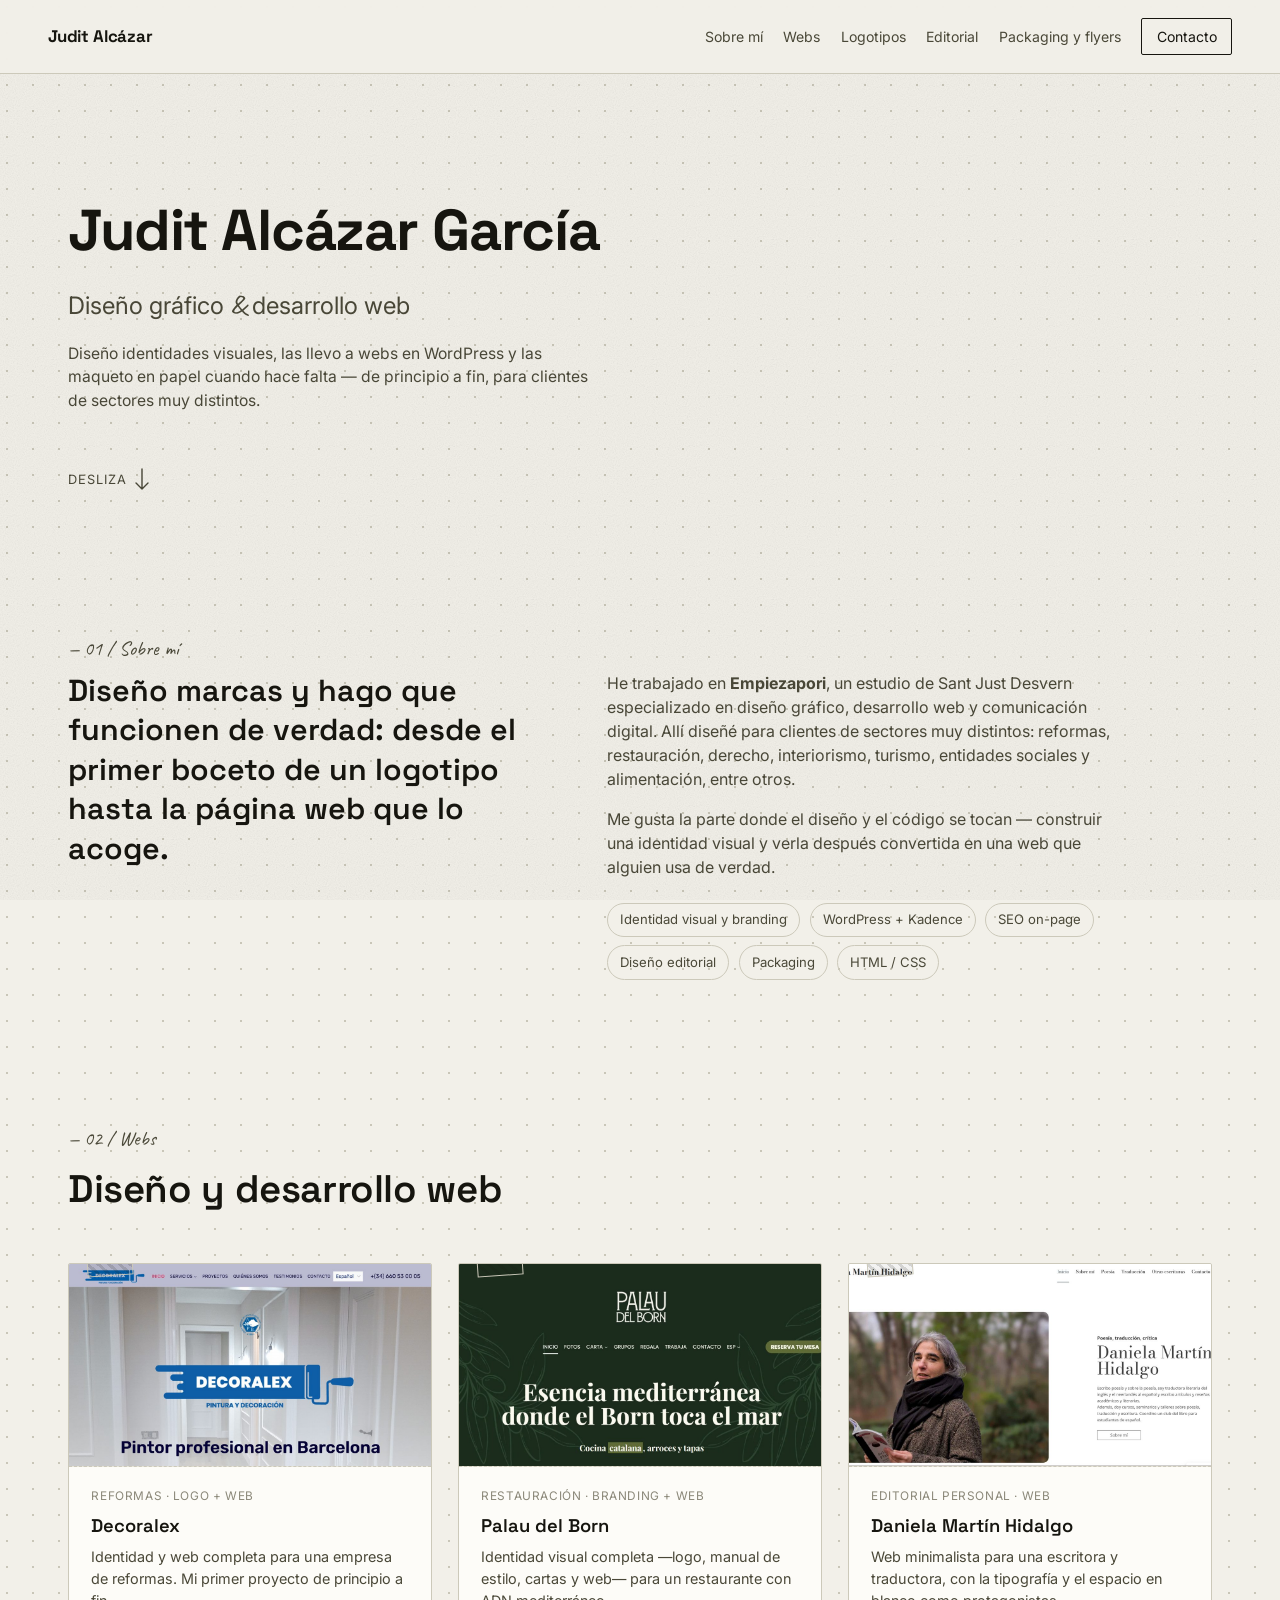
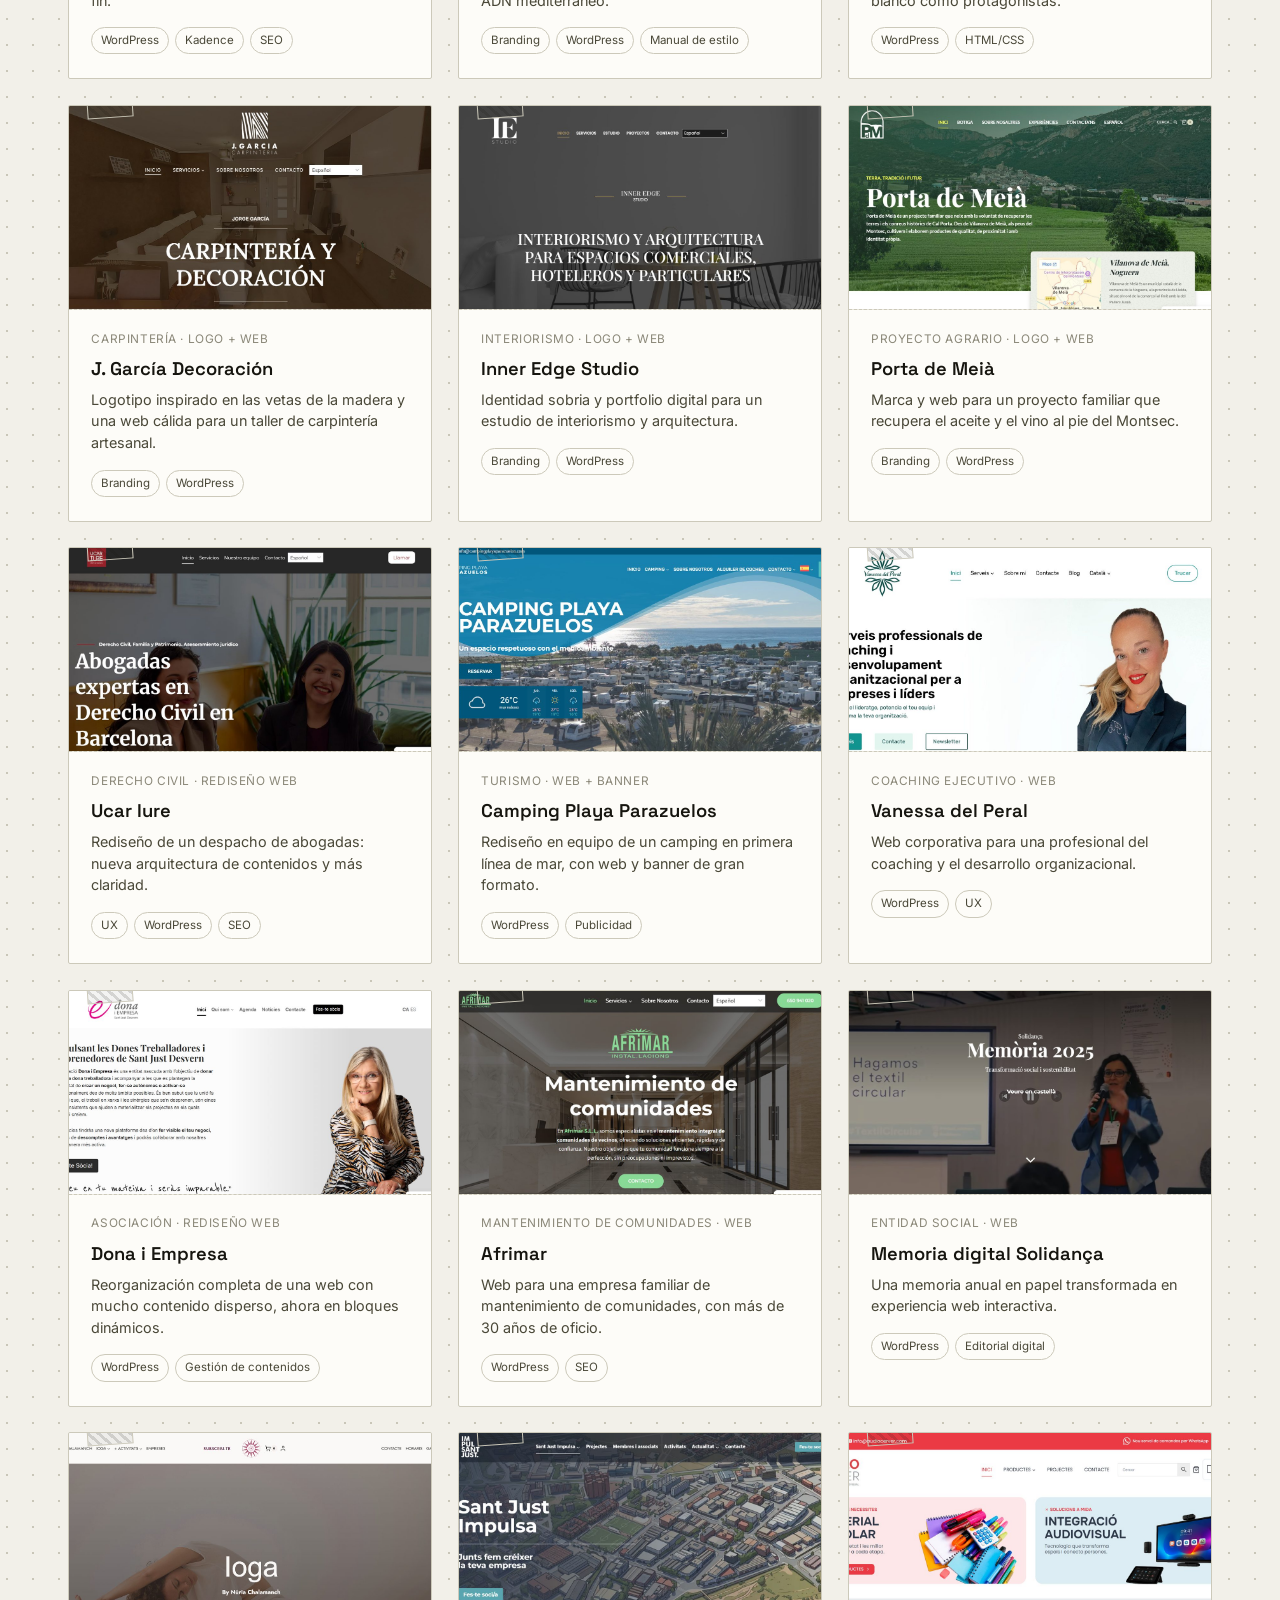
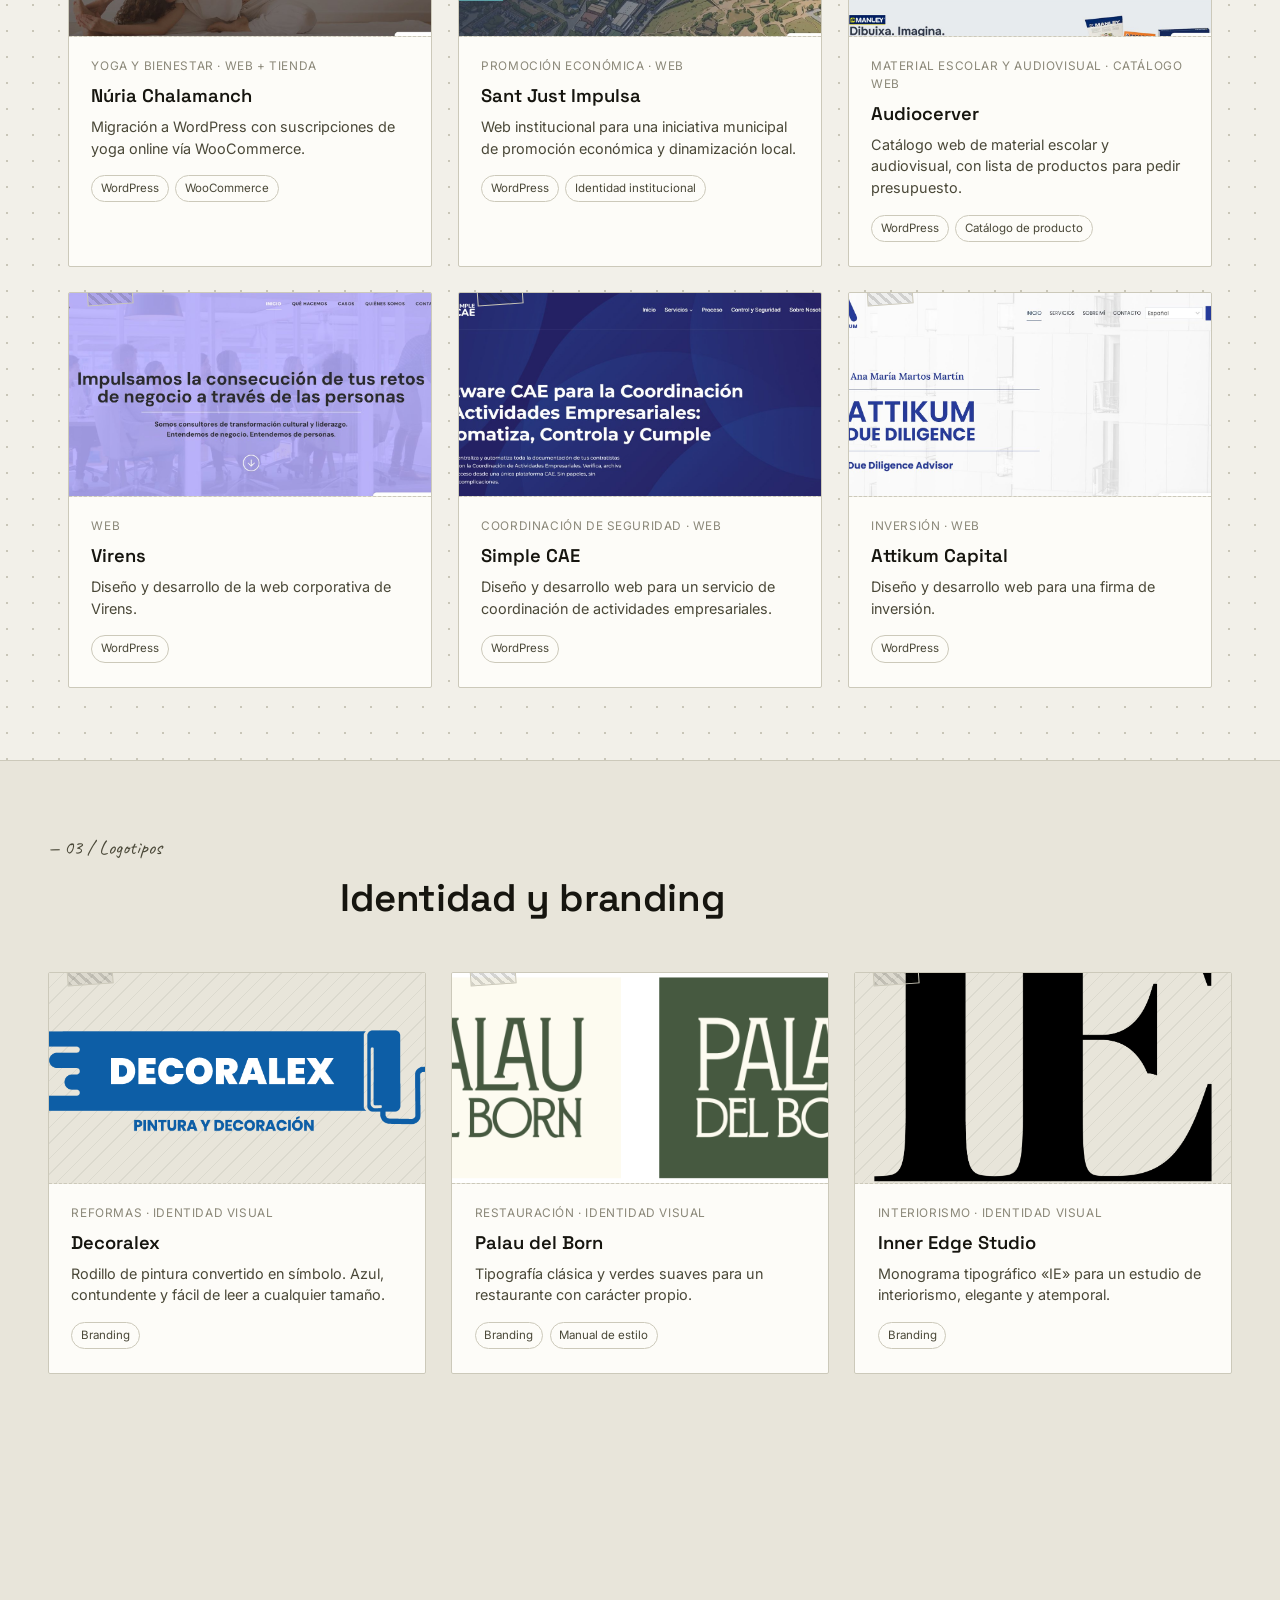
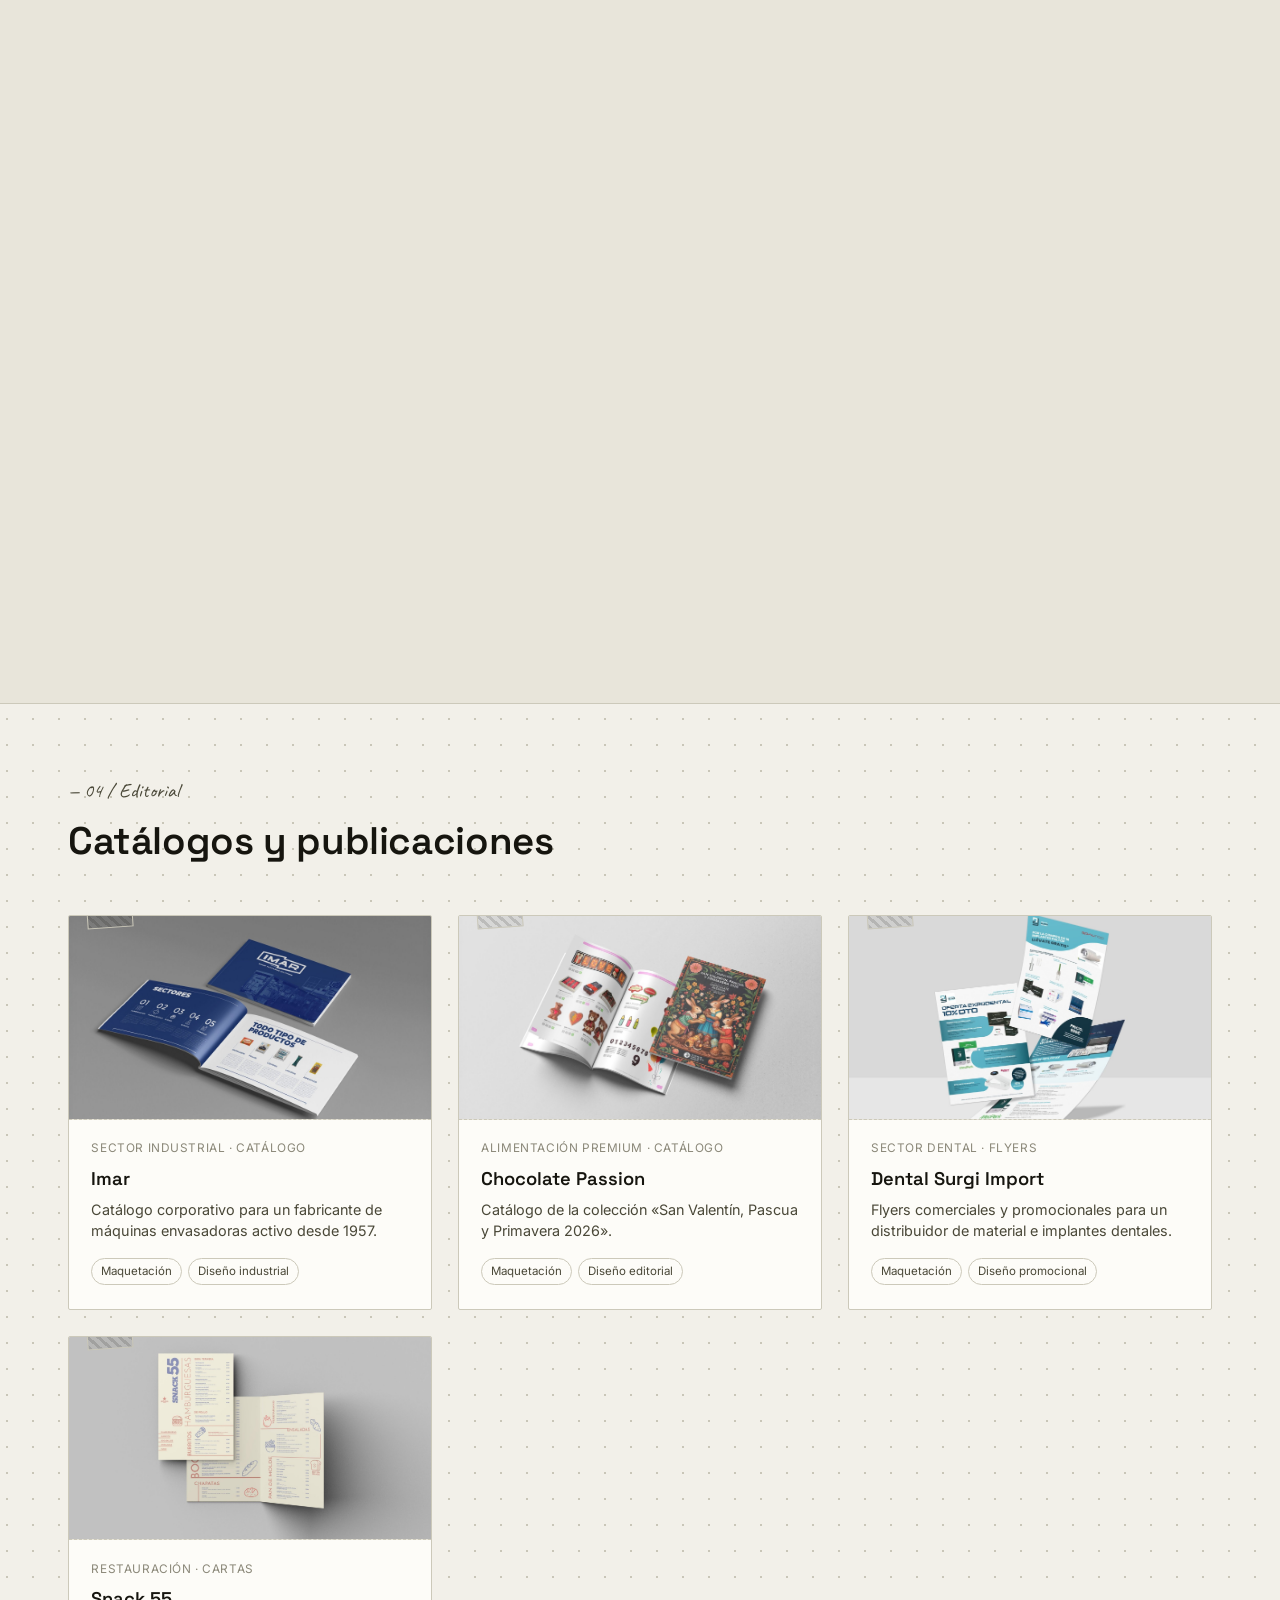
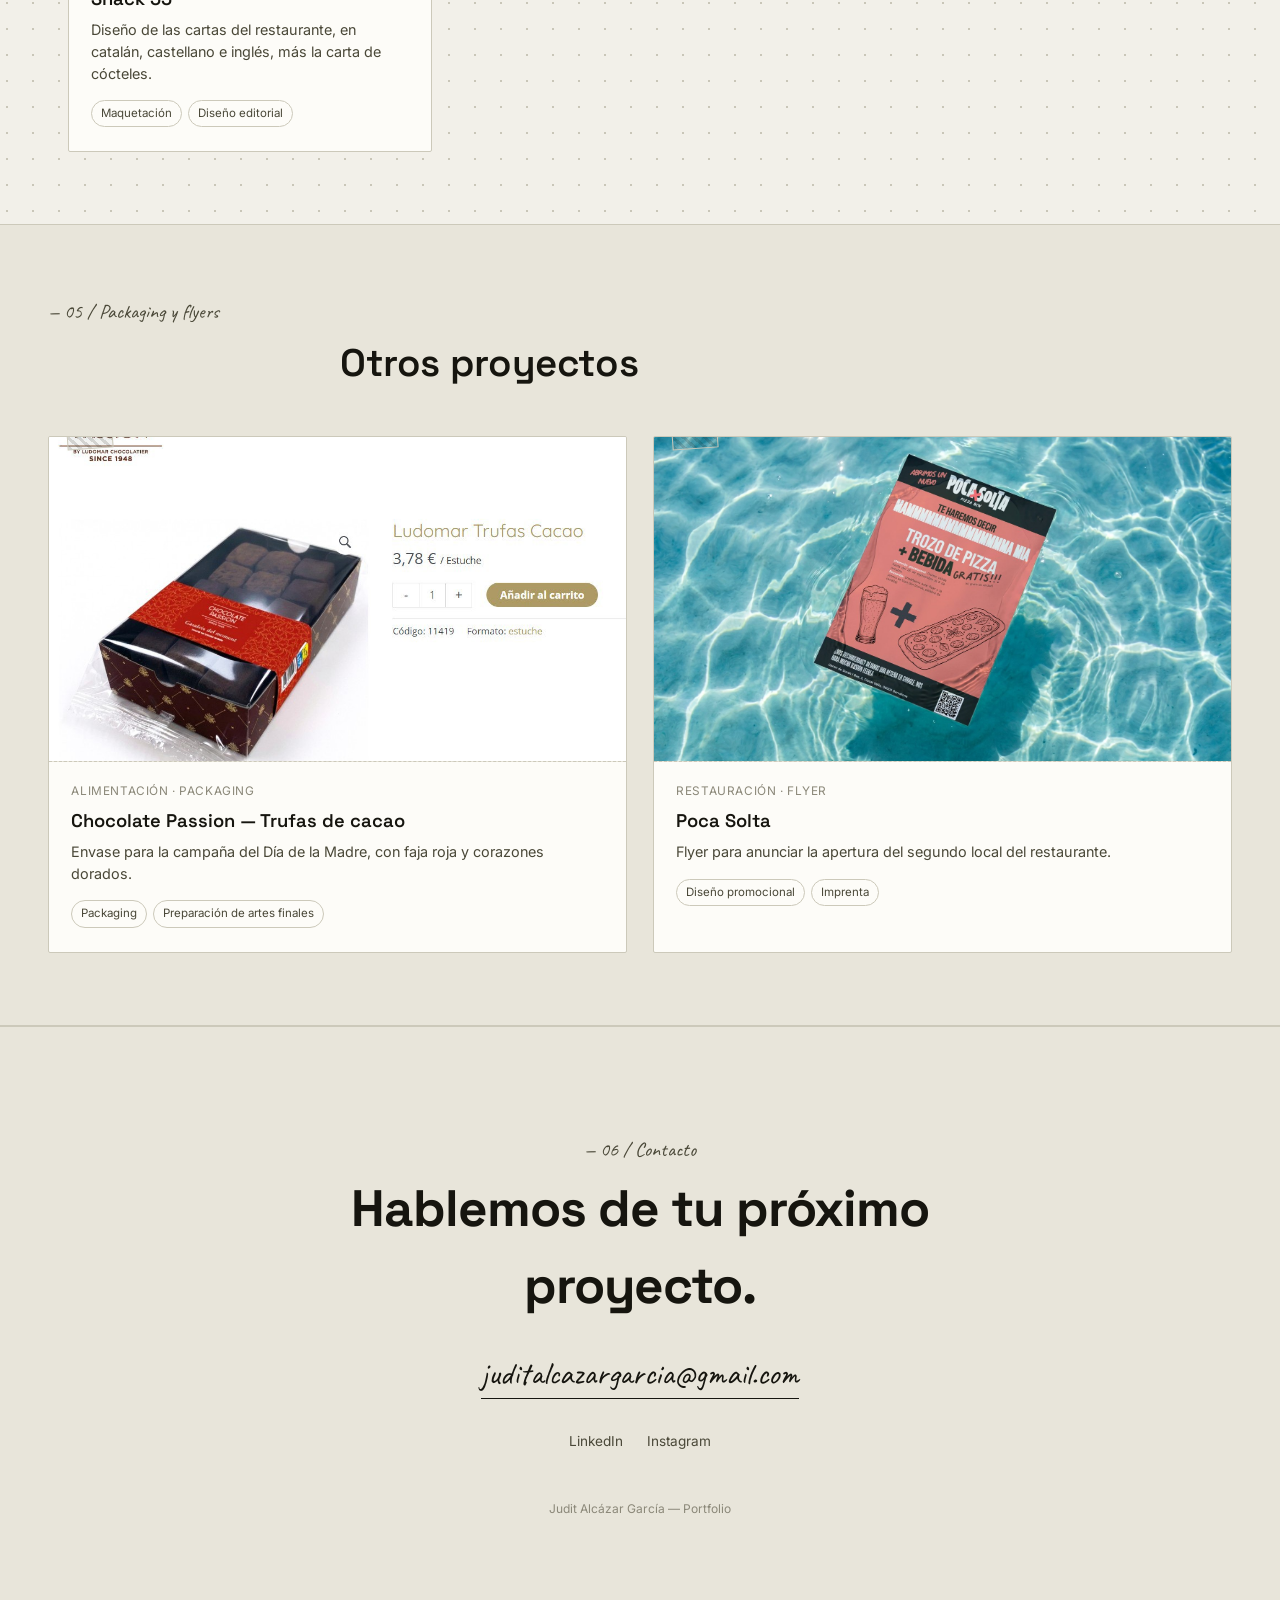
<file: index.html>
<!DOCTYPE html>
<html lang="es">
<head>
<meta charset="UTF-8">
<meta name="viewport" content="width=device-width, initial-scale=1.0">
<title>Judit Alcázar García — Portfolio</title>
<meta name="description" content="Portfolio de diseño gráfico y desarrollo web de Judit Alcázar García.">

<!-- ============================================
     TIPOGRAFÍAS (Google Fonts)
     - Space Grotesk  -> titulares
     - Inter          -> texto de cuerpo
     - Caveat         -> anotaciones "a mano" (etiquetas, números)
     ============================================ -->
<link rel="preconnect" href="https://fonts.googleapis.com">
<link rel="preconnect" href="https://fonts.gstatic.com" crossorigin>
<link href="https://fonts.googleapis.com/css2?family=Space+Grotesk:wght@500;600;700&family=Inter:wght@400;500;600&family=Caveat:wght@500;600&display=swap" rel="stylesheet">

<link rel="stylesheet" href="css/style.css">
</head>
<body>

<!-- Lienzo del trazo que sigue el cursor (lo dibuja el JS) -->
<canvas id="ink-canvas"></canvas>

<!-- ============================================
     NAVEGACIÓN
     ============================================ -->
<header class="nav">
  <a href="#top" class="nav__brand">Judit Alcázar</a>
  <button class="nav__toggle" type="button" aria-label="Abrir menú" aria-expanded="false" aria-controls="nav-links">
    <span></span><span></span><span></span>
  </button>
  <nav class="nav__links" id="nav-links">
    <a href="#sobre-mi">Sobre mí</a>
    <a href="#webs">Webs</a>
    <a href="#logotips">Logotipos</a>
    <a href="#editorial">Editorial</a>
    <a href="#altres">Packaging y flyers</a>
    <a href="#contacte" class="nav__cta">Contacto</a>
  </nav>
</header>

<main id="top">

  <!-- ============================================
       HERO
       El texto de abajo ("hero__desc") es el que
       habla de tu formación. Edítalo aquí.
       ============================================ -->
  <section class="hero">
    <h1 class="hero__title">
      Judit Alcázar García
    </h1>
    <p class="hero__role">Diseño gráfico <span class="hero__amp">&amp;</span> desarrollo web</p>
    <p class="hero__desc">
      Diseño identidades visuales, las llevo a webs en WordPress y
      las maqueto en papel cuando hace falta — de principio a fin,
      para clientes de sectores muy distintos.
    </p>
    <a href="#sobre-mi" class="hero__scroll">
      <span>desliza</span>
      <svg width="14" height="22" viewBox="0 0 14 22" fill="none" xmlns="http://www.w3.org/2000/svg">
        <path d="M7 1V21M7 21L1 15M7 21L13 15" stroke="currentColor" stroke-width="1.4" stroke-linecap="round" stroke-linejoin="round"/>
      </svg>
    </a>
  </section>

  <!-- ============================================
       SOBRE MÍ
       ============================================ -->
  <section id="sobre-mi" class="about">
    <p class="section-tag">— 01 / Sobre mí</p>
    <div class="about__grid">
      <p class="about__lead">
        Diseño marcas y hago que funcionen de verdad: desde el
        primer boceto de un logotipo hasta la página web que lo
        acoge.
      </p>
      <div class="about__body">
        <p>
          He trabajado en <strong>Empiezapori</strong>, un estudio de
          Sant Just Desvern especializado en diseño gráfico,
          desarrollo web y comunicación digital. Allí diseñé para
          clientes de sectores muy distintos: reformas,
          restauración, derecho, interiorismo, turismo, entidades
          sociales y alimentación, entre otros.
        </p>
        <p>
          Me gusta la parte donde el diseño y el código se tocan —
          construir una identidad visual y verla después convertida
          en una web que alguien usa de verdad.
        </p>
        <ul class="about__skills">
          <li>Identidad visual y branding</li>
          <li>WordPress + Kadence</li>
          <li>SEO on-page</li>
          <li>Diseño editorial</li>
          <li>Packaging</li>
          <li>HTML / CSS</li>
        </ul>
      </div>
    </div>
  </section>

  <!-- ============================================
       WEBS
       Las tarjetas se generan solas a partir de
       js/projects.js (busca category: "webs").
       ============================================ -->
  <section id="webs" class="work">
    <p class="section-tag">— 02 / Webs</p>
    <h2 class="section-title">Diseño y desarrollo web</h2>
    <div class="grid" id="grid-webs"></div>
  </section>

  <!-- ============================================
       LOGOTIPOS
       ============================================ -->
  <section id="logotips" class="work work--dark">
    <p class="section-tag">— 03 / Logotipos</p>
    <h2 class="section-title">Identidad y branding</h2>
    <div class="grid grid--logos" id="grid-logos"></div>
  </section>

  <!-- ============================================
       EDITORIAL
       ============================================ -->
  <section id="editorial" class="work">
    <p class="section-tag">— 04 / Editorial</p>
    <h2 class="section-title">Catálogos y publicaciones</h2>
    <div class="grid" id="grid-editorial"></div>
  </section>

  <!-- ============================================
       PACKAGING Y FLYERS
       ============================================ -->
  <section id="altres" class="work work--dark">
    <p class="section-tag">— 05 / Packaging y flyers</p>
    <h2 class="section-title">Otros proyectos</h2>
    <div class="grid grid--wide" id="grid-altres"></div>
  </section>

  <!-- ============================================
       CONTACTO
       ============================================ -->
  <footer id="contacte" class="contact">
    <p class="section-tag">— 06 / Contacto</p>
    <h2 class="contact__title">Hablemos de tu próximo proyecto.</h2>
    <a href="mailto:juditalcazargarcia@gmail.com" class="contact__email">juditalcazargarcia@gmail.com</a>
    <div class="contact__links">
      <a href="https://www.linkedin.com/in/ailurus21" target="_blank" rel="noopener">LinkedIn</a>
      <a href="https://www.instagram.com/judit.alcazar.design" target="_blank" rel="noopener">Instagram</a>
    </div>
    <p class="contact__foot">Judit Alcázar García — Portfolio</p>
  </footer>

</main>

<!-- El orden importa: primero los datos, luego quien los pinta -->
<script src="js/projects.js"></script>
<script src="js/render-index.js"></script>
<script src="js/main.js"></script>
</body>
</html>
</file>
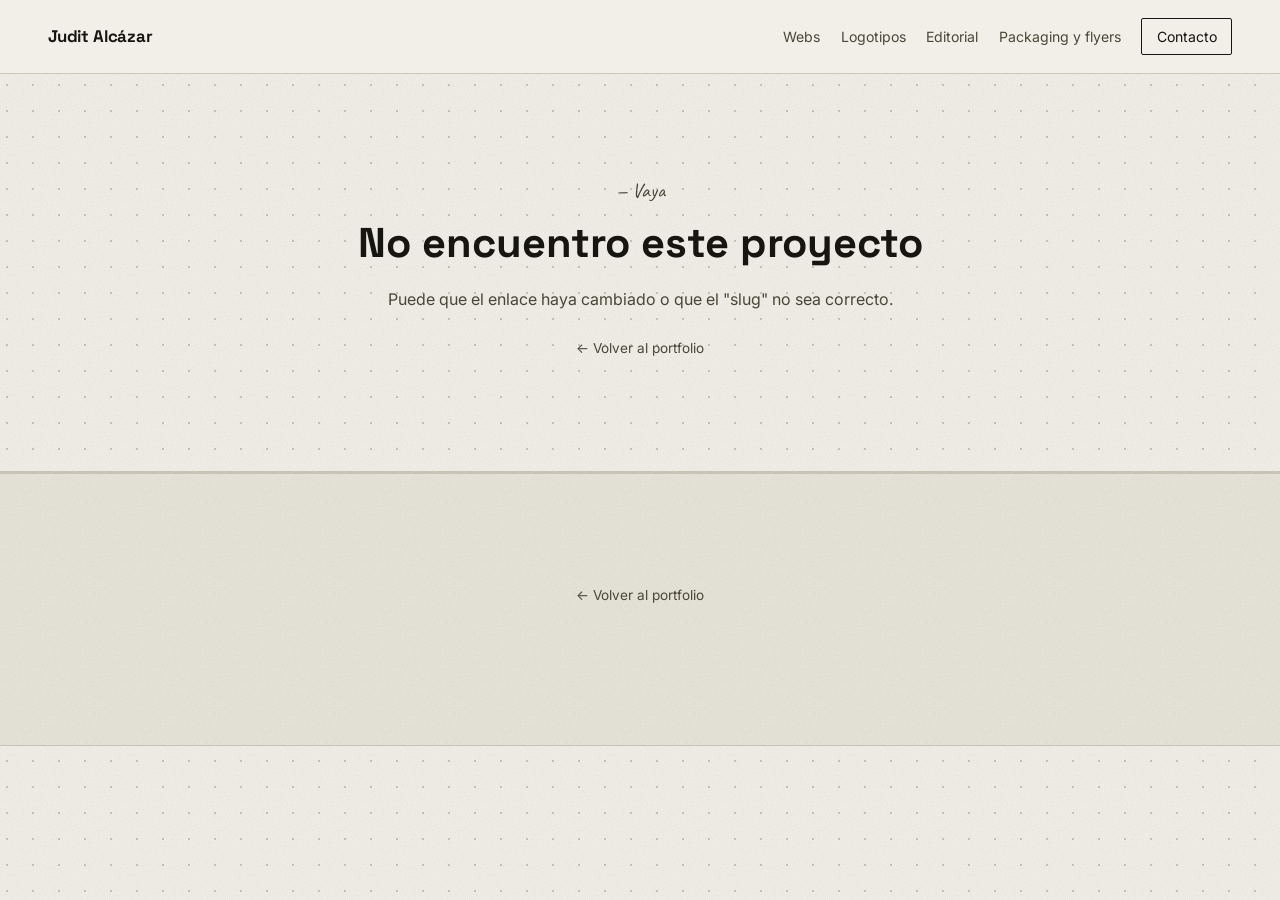
<file: project.html>
<!DOCTYPE html>
<html lang="es">
<head>
<meta charset="UTF-8">
<meta name="viewport" content="width=device-width, initial-scale=1.0">
<title>Proyecto — Judit Alcázar García</title>
<meta name="description" content="Portfolio de diseño gráfico y desarrollo web de Judit Alcázar García.">

<link rel="preconnect" href="https://fonts.googleapis.com">
<link rel="preconnect" href="https://fonts.gstatic.com" crossorigin>
<link href="https://fonts.googleapis.com/css2?family=Space+Grotesk:wght@500;600;700&family=Inter:wght@400;500;600&family=Caveat:wght@500;600&display=swap" rel="stylesheet">

<link rel="stylesheet" href="css/style.css">
</head>
<body>

<canvas id="ink-canvas"></canvas>

<header class="nav">
  <a href="index.html" class="nav__brand">Judit Alcázar</a>
  <button class="nav__toggle" type="button" aria-label="Abrir menú" aria-expanded="false" aria-controls="nav-links">
    <span></span><span></span><span></span>
  </button>
  <nav class="nav__links" id="nav-links">
    <a href="index.html#webs">Webs</a>
    <a href="index.html#logotips">Logotipos</a>
    <a href="index.html#editorial">Editorial</a>
    <a href="index.html#altres">Packaging y flyers</a>
    <a href="index.html#contacte" class="nav__cta">Contacto</a>
  </nav>
</header>

<main>
  <!-- ============================================
       Todo lo que hay aquí dentro lo rellena
       js/project-page.js a partir del "slug" que
       llega por la URL (project.html?slug=xxx)
       ============================================ -->
  <section class="project" id="project-root"></section>

  <!-- proyecto anterior / siguiente -->
  <nav class="project-nav" id="project-nav"></nav>

  <footer class="contact contact--small">
    <a href="index.html" class="back-link">← Volver al portfolio</a>
  </footer>
</main>

<script src="js/projects.js"></script>
<script src="js/project-page.js"></script>
<script src="js/gallery-zoom.js"></script>
<script src="js/main.js"></script>
</body>
</html>
</file>
<file: css/style.css>
/* ==================================================================
   JUDIT ALCÁZAR — PORTFOLIO
   Fulla d'estils. Tot organitzat per blocs i comentat perquè sigui
   fàcil de trobar què tocar des de VS Code (Ctrl/Cmd+F els títols
   en MAJÚSCULES per saltar de secció).
   ================================================================== */

/* ------------------------------------------------------------------
   1. TOKENS — canvia aquí colors, tipografies i mides base
   ------------------------------------------------------------------ */
:root{
  /* -- paleta (blanc i negre, amb un punt de "paper") -- */
  --paper:        #f2f0e9;   /* fons general, color de full */
  --paper-dark:   #e8e5da;   /* fons de les seccions "dark" (alternades) */
  --ink:          #16150f;   /* negre principal (text, línies) */
  --ink-soft:     #4a4838;   /* gris fosc per text secundari */
  --ink-faint:    #8b8879;   /* gris per metadades / etiquetes */
  --dot:          #c9c6b8;   /* color dels punts de la quadrícula */
  --line:         #ccc9ba;   /* línies fines / vores */
  --white:        #fdfcf8;

  /* -- tipografia -- */
  --font-display: 'Space Grotesk', 'Helvetica Neue', sans-serif;
  --font-body:    'Inter', 'Helvetica Neue', sans-serif;
  --font-hand:    'Caveat', cursive;

  /* -- mides -- */
  --gap: clamp(1.25rem, 2vw, 2.5rem);
  --radius: 2px;
  --max-w: 1240px;
}

/* ------------------------------------------------------------------
   2. RESET BÀSIC
   ------------------------------------------------------------------ */
*, *::before, *::after{ box-sizing: border-box; }
html{ scroll-behavior: smooth; }
body{
  margin: 0;
  background: var(--paper);
  color: var(--ink);
  font-family: var(--font-body);
  font-size: 16px;
  line-height: 1.5;
  -webkit-font-smoothing: antialiased;
}
img{ max-width: 100%; display: block; }
a{ color: inherit; text-decoration: none; }
ul{ list-style: none; margin: 0; padding: 0; }
h1, h2, h3, p{ margin: 0; }

/* ------------------------------------------------------------------
   3. TEXTURA DE PAPER — quadrícula de punts + gra subtil
   Canvia --dot o background-size per fer els punts més separats.
   ------------------------------------------------------------------ */
body{
  background-image: radial-gradient(circle, var(--dot) 1px, transparent 1.2px);
  background-size: 26px 26px;
  background-position: -6px -6px;
}
body::before{
  /* gra de paper (soroll subtil) */
  content: "";
  position: fixed;
  inset: 0;
  pointer-events: none;
  z-index: 1;
  opacity: .5;
  mix-blend-mode: multiply;
  background-image: url("data:image/svg+xml,%3Csvg xmlns='http://www.w3.org/2000/svg' width='120' height='120'%3E%3Cfilter id='n'%3E%3CfeTurbulence type='fractalNoise' baseFrequency='0.9' numOctaves='2' stitchTiles='stitch'/%3E%3CfeColorMatrix type='saturate' values='0'/%3E%3C/filter%3E%3Crect width='100%25' height='100%25' filter='url(%23n)' opacity='0.35'/%3E%3C/svg%3E");
}

/* llenç del traç del cursor (dibuixat per js/main.js) */
#ink-canvas{
  position: fixed;
  inset: 0;
  width: 100%;
  height: 100%;
  pointer-events: none;
  z-index: 60;
}

/* ------------------------------------------------------------------
   4. NAVEGACIÓ
   ------------------------------------------------------------------ */
.nav{
  position: sticky;
  top: 0;
  z-index: 40;
  display: flex;
  align-items: center;
  justify-content: space-between;
  padding: 1.1rem clamp(1.25rem, 4vw, 3rem);
  background: color-mix(in srgb, var(--paper) 88%, transparent);
  backdrop-filter: blur(6px);
  border-bottom: 1px solid var(--line);
}
.nav__brand{
  font-family: var(--font-display);
  font-weight: 700;
  font-size: 1.05rem;
  letter-spacing: -0.01em;
}
.nav__links{
  display: flex;
  align-items: center;
  gap: clamp(.9rem, 1.6vw, 1.7rem);
  font-size: .88rem;
  color: var(--ink-soft);
}
.nav__links a{ position: relative; padding: .2rem 0; }
.nav__links a:hover{ color: var(--ink); }
.nav__links a::after{
  content: "";
  position: absolute;
  left: 0; right: 100%;
  bottom: -2px;
  height: 1px;
  background: var(--ink);
  transition: right .25s ease;
}
.nav__links a:hover::after{ right: 0; }
.nav__cta{
  border: 1px solid var(--ink);
  padding: .45rem .9rem !important;
  border-radius: var(--radius);
  color: var(--ink) !important;
}
.nav__cta::after{ display: none; }

/* -- botón hamburguesa: oculto en escritorio -- */
.nav__toggle{
  display: none;
  flex-direction: column;
  justify-content: center;
  align-items: center;
  gap: 5px;
  width: 38px;
  height: 38px;
  border: 1px solid var(--line);
  border-radius: var(--radius);
  background: transparent;
  cursor: pointer;
  flex-shrink: 0;
}
.nav__toggle span{
  display: block;
  width: 18px;
  height: 1.5px;
  background: var(--ink);
  transition: transform .25s ease, opacity .25s ease;
}
/* icono se convierte en "X" cuando el menú está abierto */
.nav__toggle[aria-expanded="true"] span:nth-child(1){ transform: translateY(6.5px) rotate(45deg); }
.nav__toggle[aria-expanded="true"] span:nth-child(2){ opacity: 0; }
.nav__toggle[aria-expanded="true"] span:nth-child(3){ transform: translateY(-6.5px) rotate(-45deg); }

@media (max-width: 720px){
  .nav__toggle{ display: flex; }

  /* el menú se convierte en panel desplegable, oculto por defecto */
  .nav__links{
    position: absolute;
    top: 100%;
    left: 0;
    right: 0;
    flex-direction: column;
    align-items: flex-start;
    gap: 0;
    padding: .5rem clamp(1.25rem, 4vw, 3rem) 1.2rem;
    background: var(--paper);
    border-bottom: 1px solid var(--line);
    max-height: 0;
    overflow: hidden;
    opacity: 0;
    transition: max-height .3s ease, opacity .25s ease;
  }
  .nav__links.is-open{
    max-height: 420px;
    opacity: 1;
  }
  .nav__links a{
    width: 100%;
    padding: .7rem 0;
    font-size: .95rem;
    border-bottom: 1px solid var(--line);
  }
  .nav__links a::after{ display: none; }
  .nav__links a.nav__cta{
    margin-top: .8rem;
    width: fit-content;
    border-bottom: 1px solid var(--ink);
  }
}

/* ------------------------------------------------------------------
   5. HERO
   ------------------------------------------------------------------ */
.hero{
  position: relative;
  max-width: var(--max-w);
  margin: 0 auto;
  padding: clamp(4rem, 14vh, 9rem) clamp(1.25rem, 4vw, 3rem) clamp(3rem, 8vh, 5rem);
}
.hero__eyebrow{
  font-family: var(--font-hand);
  font-size: 1.4rem;
  color: var(--ink-soft);
  margin-bottom: .5rem;
}
.hero__title{
  font-family: var(--font-display);
  font-weight: 700;
  font-size: clamp(2rem, 5.2vw, 3.6rem);
  line-height: 1.05;
  letter-spacing: -0.02em;
}
.hero__role{
  margin-top: 1.4rem;
  font-size: clamp(1.1rem, 2.4vw, 1.5rem);
  color: var(--ink-soft);
}
.hero__amp{ font-family: var(--font-hand); font-size: 1.2em; }
.hero__desc{
  margin-top: 1rem;
  max-width: 34em;
  color: var(--ink-soft);
  font-size: .98rem;
}
.hero__desc strong{ color: var(--ink); }

.hero__scroll{
  display: inline-flex;
  align-items: center;
  gap: .5rem;
  margin-top: 3.5rem;
  font-size: .8rem;
  letter-spacing: .08em;
  text-transform: uppercase;
  color: var(--ink-soft);
}
.hero__scroll svg{ animation: bob 1.8s ease-in-out infinite; }
@keyframes bob{
  0%, 100%{ transform: translateY(0); }
  50%{ transform: translateY(5px); }
}

/* ------------------------------------------------------------------
   6. SECCIONS GENÈRIQUES / TIPOGRAFIA DE SECCIÓ
   ------------------------------------------------------------------ */
section{
  max-width: var(--max-w);
  margin: 0 auto;
  padding: clamp(3.5rem, 8vh, 6rem) clamp(1.25rem, 4vw, 3rem);
}
.work--dark, .contact{
  max-width: none;
  background: var(--paper-dark);
  border-top: 1px solid var(--line);
  border-bottom: 1px solid var(--line);
}
.work--dark > *, .contact > *{
  max-width: var(--max-w);
  margin-left: auto;
  margin-right: auto;
}

.section-tag{
  font-family: var(--font-hand);
  font-size: 1.25rem;
  color: var(--ink-soft);
  margin-bottom: .4rem;
}
.section-title{
  font-family: var(--font-display);
  font-weight: 600;
  font-size: clamp(1.6rem, 3.4vw, 2.4rem);
  letter-spacing: -0.01em;
  margin-bottom: clamp(2rem, 5vh, 3rem);
  max-width: 24ch;
}

/* ------------------------------------------------------------------
   7. SOBRE MI
   ------------------------------------------------------------------ */
.about__grid{
  display: grid;
  grid-template-columns: 1.1fr 1.4fr;
  gap: clamp(2rem, 5vw, 4rem);
  align-items: start;
}
.about__lead{
  font-family: var(--font-display);
  font-weight: 600;
  font-size: clamp(1.4rem, 2.6vw, 1.9rem);
  line-height: 1.3;
}
.about__body p{
  color: var(--ink-soft);
  margin-bottom: 1rem;
  max-width: 52ch;
}
.about__skills{
  margin-top: 1.5rem;
  display: flex;
  flex-wrap: wrap;
  gap: .5rem .6rem;
}
.about__skills li{
  font-size: .82rem;
  padding: .4rem .75rem;
  border: 1px solid var(--line);
  border-radius: 999px;
  color: var(--ink-soft);
}

@media (max-width: 760px){
  .about__grid{ grid-template-columns: 1fr; }
}

/* ------------------------------------------------------------------
   8. GRAELLA DE PROJECTES / TARGETES
   ------------------------------------------------------------------ */
.grid{
  display: grid;
  grid-template-columns: repeat(3, 1fr);
  gap: var(--gap);
}
.grid--logos{ grid-template-columns: repeat(3, 1fr); }
.grid--wide{ grid-template-columns: repeat(2, 1fr); }

.card{
  display: flex;
  flex-direction: column;
  background: var(--white);
  border: 1px solid var(--line);
  border-radius: var(--radius);
  overflow: hidden;
  text-decoration: none;
  cursor: pointer;
  transition: transform .25s ease, box-shadow .25s ease;
}
.card:hover{
  transform: translateY(-4px);
  box-shadow: 0 14px 30px -18px rgba(22,21,15,.35);
}
.card:hover .card__title{ text-decoration: underline; text-underline-offset: 3px; }

/* -- imagen de la tarjeta: <img> real con fallback a placeholder --
   16:9 porque las capturas de web son horizontales; si algún día
   subes una imagen más cuadrada, se recorta por arriba y abajo. */
.card__img-wrap{
  position: relative;
  aspect-ratio: 16 / 9;
  overflow: hidden;
  background-color: var(--paper-dark);
  background-image:
    repeating-linear-gradient(135deg, transparent 0 10px, rgba(22,21,15,.06) 10px 11px);
  border-bottom: 1px dashed var(--line);
}
.card__img{
  width: 100%;
  height: 100%;
  object-fit: cover;
  display: block;
  transition: transform .4s ease;
}
.card:hover .card__img{ transform: scale(1.035); }
.card__img.img--missing{ display: none; } /* mostra el placeholder ratllat del wrap */

.card--logo .card__img-wrap{ aspect-ratio: 4 / 3; background-color: var(--white); display:flex; align-items:center; justify-content:center; }
.card--logo .card__img{ width: 55%; height: 55%; object-fit: contain; }

/* washi tape decoratiu a la cantonada de cada imatge */
.card__tape{
  position: absolute;
  top: -8px; left: 18px;
  width: 46px; height: 20px;
  background: repeating-linear-gradient(45deg, rgba(22,21,15,.14) 0 3px, transparent 3px 7px);
  background-color: rgba(22,21,15,.05);
  transform: rotate(-4deg);
  border: 1px solid var(--line);
}

.card__body{
  padding: 1.3rem 1.4rem 1.5rem;
  display: flex;
  flex-direction: column;
  gap: .4rem;
}
.card__meta{
  font-size: .74rem;
  letter-spacing: .05em;
  text-transform: uppercase;
  color: var(--ink-faint);
}
.card__title{
  font-family: var(--font-display);
  font-weight: 600;
  font-size: 1.15rem;
}
.card__text{
  font-size: .9rem;
  color: var(--ink-soft);
  line-height: 1.5;
}
.card__tags{
  margin-top: .6rem;
  display: flex;
  flex-wrap: wrap;
  gap: .4rem;
}
.card__tags li{
  font-size: .72rem;
  padding: .25rem .55rem;
  border: 1px solid var(--line);
  border-radius: 999px;
  color: var(--ink-soft);
}
.badge{
  font-family: var(--font-hand);
  font-size: 1rem;
  color: var(--ink);
  margin-left: .3rem;
}

@media (max-width: 980px){
  .grid, .grid--logos, .grid--wide{ grid-template-columns: repeat(2, 1fr); }
}
@media (max-width: 620px){
  .grid, .grid--logos, .grid--wide{ grid-template-columns: 1fr; }
}

/* ------------------------------------------------------------------
   8b. PÀGINA DE DETALL DE PROJECTE (project.html)
   ------------------------------------------------------------------ */
.back-link{
  display: inline-flex;
  align-items: center;
  gap: .4rem;
  font-size: .85rem;
  color: var(--ink-soft);
  margin-bottom: 2rem;
}
.back-link:hover{ color: var(--ink); }

.project{
  max-width: var(--max-w);
  margin: 0 auto;
  padding: clamp(2.5rem, 6vh, 4rem) clamp(1.25rem, 4vw, 3rem) 0;
}
.project-title{
  font-family: var(--font-display);
  font-weight: 700;
  font-size: clamp(2.2rem, 6vw, 4rem);
  letter-spacing: -0.02em;
  margin-top: .3rem;
  margin-bottom: 1rem;
}
.project-intro{
  font-family: var(--font-display);
  font-weight: 500;
  font-size: clamp(1.1rem, 2.2vw, 1.4rem);
  color: var(--ink-soft);
  max-width: 46ch;
  margin-bottom: 1.6rem;
}

.btn-live{
  display: inline-flex;
  align-items: center;
  gap: .4rem;
  font-family: var(--font-body);
  font-weight: 600;
  font-size: .9rem;
  padding: .7rem 1.3rem;
  border: 1px solid var(--ink);
  border-radius: var(--radius);
  color: var(--ink);
  margin-bottom: clamp(2rem, 5vh, 3rem);
  transition: background .2s ease, color .2s ease;
}
.btn-live:hover{ background: var(--ink); color: var(--paper); }

.gallery{
  display: grid;
  grid-template-columns: repeat(3, 1fr);
  gap: var(--gap);
  margin-bottom: clamp(2.5rem, 6vh, 4rem);
}
.gallery__item{
  aspect-ratio: 11 / 5; /* ~2.2:1, el ratio real de tus capturas de web */
  overflow: hidden;
  border: 1px solid var(--line);
  border-radius: var(--radius);
  background-color: var(--paper-dark);
  background-image:
    repeating-linear-gradient(135deg, transparent 0 10px, rgba(22,21,15,.06) 10px 11px);
}
.gallery__item img{
  width: 100%;
  height: 100%;
  object-fit: cover;
  object-position: top; /* si la captura es más alta que el marco, se ve la parte de arriba */
  display: block;
}
.gallery__item img.img--missing{ display: none; }

/* Logotipos: una sola imagen del logo, sin recortar.
   Fondo blanco, la imagen "contenida" (no recortada) y centrada,
   en vez de repartida en una cuadrícula de 3 huecos como las webs. */
.gallery--logos{
  grid-template-columns: 1fr;
  max-width: 560px;
  margin-left: auto;
  margin-right: auto;
}
.gallery--logos .gallery__item{
  aspect-ratio: 4 / 3;
  background-color: var(--white);
  background-image: none;
  display: flex;
  align-items: center;
  justify-content: center;
  padding: 2.5rem;
}
.gallery--logos .gallery__item img{
  width: 100%;
  height: 100%;
  object-fit: contain;
  object-position: center;
}

/* Editorial / otros (catálogos, flyers, vallas): una sola imagen
   ya compuesta (mockup, o la pieza final tal cual), así que se
   muestra grande y centrada en vez de repartida en 3 huecos.
   Sin aspect-ratio fijo ni recorte: cada pieza puede tener una
   proporción muy distinta (un catálogo casi cuadrado, una valla
   publicitaria panorámica...) y se ve entera. */
.gallery--single{
  grid-template-columns: 1fr;
  max-width: 760px;
  margin-left: auto;
  margin-right: auto;
}
.gallery--single .gallery__item{
  aspect-ratio: auto;
  background: none;
  overflow: visible;
}
.gallery--single .gallery__item img{
  width: 100%;
  height: auto;
  object-fit: unset;
  border-radius: var(--radius);
}

/* Varias piezas sueltas con proporciones distintas entre sí (p. ej.
   la misma gráfica en horizontal, cuadrado y vertical): se ponen
   una al lado de otra en fila, cada una a su proporción real y sin
   recortar, en vez de apiladas una debajo de otra. */
.gallery--row{
  display: flex;
  flex-wrap: wrap;
  justify-content: center;
  align-items: flex-start;
  gap: var(--gap);
  margin-bottom: clamp(2.5rem, 6vh, 4rem);
}
.gallery--row .gallery__item{
  flex: 1 1 220px;
  max-width: 320px;
  aspect-ratio: auto;
  background: none;
  overflow: visible;
}
.gallery--row .gallery__item img{
  width: 100%;
  height: auto;
  object-fit: unset;
  border-radius: var(--radius);
  display: block;
}

.project-body{
  max-width: 62ch;
  padding-bottom: clamp(3rem, 7vh, 5rem);
}
.project-body p{
  color: var(--ink-soft);
  margin-bottom: 1.1rem;
  font-size: 1rem;
  line-height: 1.65;
}
.project-tags{ margin-top: 1.5rem; }

.project-nav{
  display: grid;
  grid-template-columns: 1fr 1fr;
  border-top: 1px solid var(--line);
  border-bottom: 1px solid var(--line);
}
.project-nav__link{
  padding: 1.6rem clamp(1.25rem, 4vw, 3rem);
  display: flex;
  flex-direction: column;
  gap: .3rem;
}
.project-nav__link span{
  font-size: .78rem;
  text-transform: uppercase;
  letter-spacing: .05em;
  color: var(--ink-faint);
}
.project-nav__link strong{
  font-family: var(--font-display);
  font-size: 1.1rem;
}
.project-nav__link--next{
  text-align: right;
  align-items: flex-end;
  border-left: 1px solid var(--line);
}
.project-nav__link:hover strong{ text-decoration: underline; text-underline-offset: 3px; }

.contact--small{ padding: 2.5rem clamp(1.25rem, 4vw, 3rem); }

.notfound{ text-align: center; padding: 3rem 0 5rem; }
.notfound__title{
  font-family: var(--font-display);
  font-weight: 700;
  font-size: clamp(1.8rem, 5vw, 2.6rem);
  margin: .3rem 0 .8rem;
}
.notfound__text{ color: var(--ink-soft); margin-bottom: 1.5rem; }

@media (max-width: 760px){
  .gallery{ grid-template-columns: repeat(2, 1fr); }
}
@media (max-width: 620px){
  .gallery{ grid-template-columns: 1fr; }
  .project-nav{ grid-template-columns: 1fr; }
  .project-nav__link--next{ text-align: left; align-items: flex-start; border-left: none; border-top: 1px solid var(--line); }
}

/* ------------------------------------------------------------------
   9. CONTACTE / PEU
   ------------------------------------------------------------------ */
.contact{
  padding: clamp(4rem, 12vh, 7rem) clamp(1.25rem, 4vw, 3rem);
  text-align: center;
}
.contact__title{
  font-family: var(--font-display);
  font-weight: 700;
  font-size: clamp(1.8rem, 5vw, 3.2rem);
  letter-spacing: -0.02em;
  max-width: 18ch;
  margin: 0 auto 1.6rem;
}
.contact__email{
  display: inline-block;
  font-family: var(--font-hand);
  font-size: clamp(1.4rem, 3vw, 2rem);
  border-bottom: 1px solid var(--ink);
}
.contact__links{
  margin-top: 2rem;
  display: flex;
  justify-content: center;
  gap: 1.5rem;
  font-size: .85rem;
  color: var(--ink-soft);
}
.contact__links a:hover{ color: var(--ink); }
.contact__foot{
  margin-top: 3rem;
  font-size: .75rem;
  color: var(--ink-faint);
}

/* ------------------------------------------------------------------
   10b. VISOR A PANTALLA COMPLETA, CON ZOOM AL PASAR EL CURSOR
   Al hacer clic en cualquier foto de una galería, se abre grande en
   un visor encima de todo. Dentro del visor (no en la miniatura),
   al pasar el cursor por la foto hace zoom siguiendo su posición.
   js/gallery-zoom.js se encarga de la parte interactiva; aquí solo
   el aspecto.
   ------------------------------------------------------------------ */
.gallery__item{ cursor: zoom-in; }

.lightbox{
  position: fixed;
  inset: 0;
  z-index: 200;
  display: none;
  align-items: center;
  justify-content: center;
  padding: clamp(1.5rem, 6vw, 4rem);
  background: rgba(22, 21, 15, .92);
  overflow: hidden; /* para que la foto ampliada no se salga de la pantalla */
  cursor: zoom-out; /* clic fuera de la foto para cerrar */
}
.lightbox.is-open{ display: flex; }
.lightbox__img{
  max-width: 100%;
  max-height: 100%;
  width: auto;
  height: auto;
  border-radius: var(--radius);
  box-shadow: 0 30px 60px rgba(0,0,0,.4);
  cursor: zoom-in;
  transition: transform .25s cubic-bezier(.2,.7,.2,1);
  transform-origin: 50% 50%;
}
.lightbox__img:hover{
  transform: scale(2);
  cursor: zoom-out;
}
.lightbox__close{
  position: fixed;
  top: clamp(1rem, 3vw, 2rem);
  right: clamp(1rem, 3vw, 2rem);
  width: 42px;
  height: 42px;
  border: 1px solid rgba(253,252,248,.4);
  border-radius: 50%;
  background: transparent;
  color: var(--white);
  font-family: var(--font-display);
  font-size: 1.3rem;
  line-height: 1;
  cursor: pointer;
  display: flex;
  align-items: center;
  justify-content: center;
  transition: background .2s ease, border-color .2s ease;
}
.lightbox__close:hover{
  background: rgba(253,252,248,.12);
  border-color: rgba(253,252,248,.7);
}

/* ------------------------------------------------------------------
   10. ACCESSIBILITAT
   ------------------------------------------------------------------ */
a:focus-visible, button:focus-visible{
  outline: 2px solid var(--ink);
  outline-offset: 2px;
}
@media (prefers-reduced-motion: reduce){
  html{ scroll-behavior: auto; }
  .hero__scroll svg{ animation: none; }
  #ink-canvas{ display: none; }
  .lightbox__img{ transition: none; }
  .lightbox__img:hover{ transform: none; }
}
@media (hover: none){
  /* Pantallas táctiles: sin ratón no hay zoom al pasar por encima
     dentro del visor, pero sigue pudiéndose tocar la foto para
     abrirla grande. */
  .lightbox__img:hover{ transform: none; }
}
</file>
